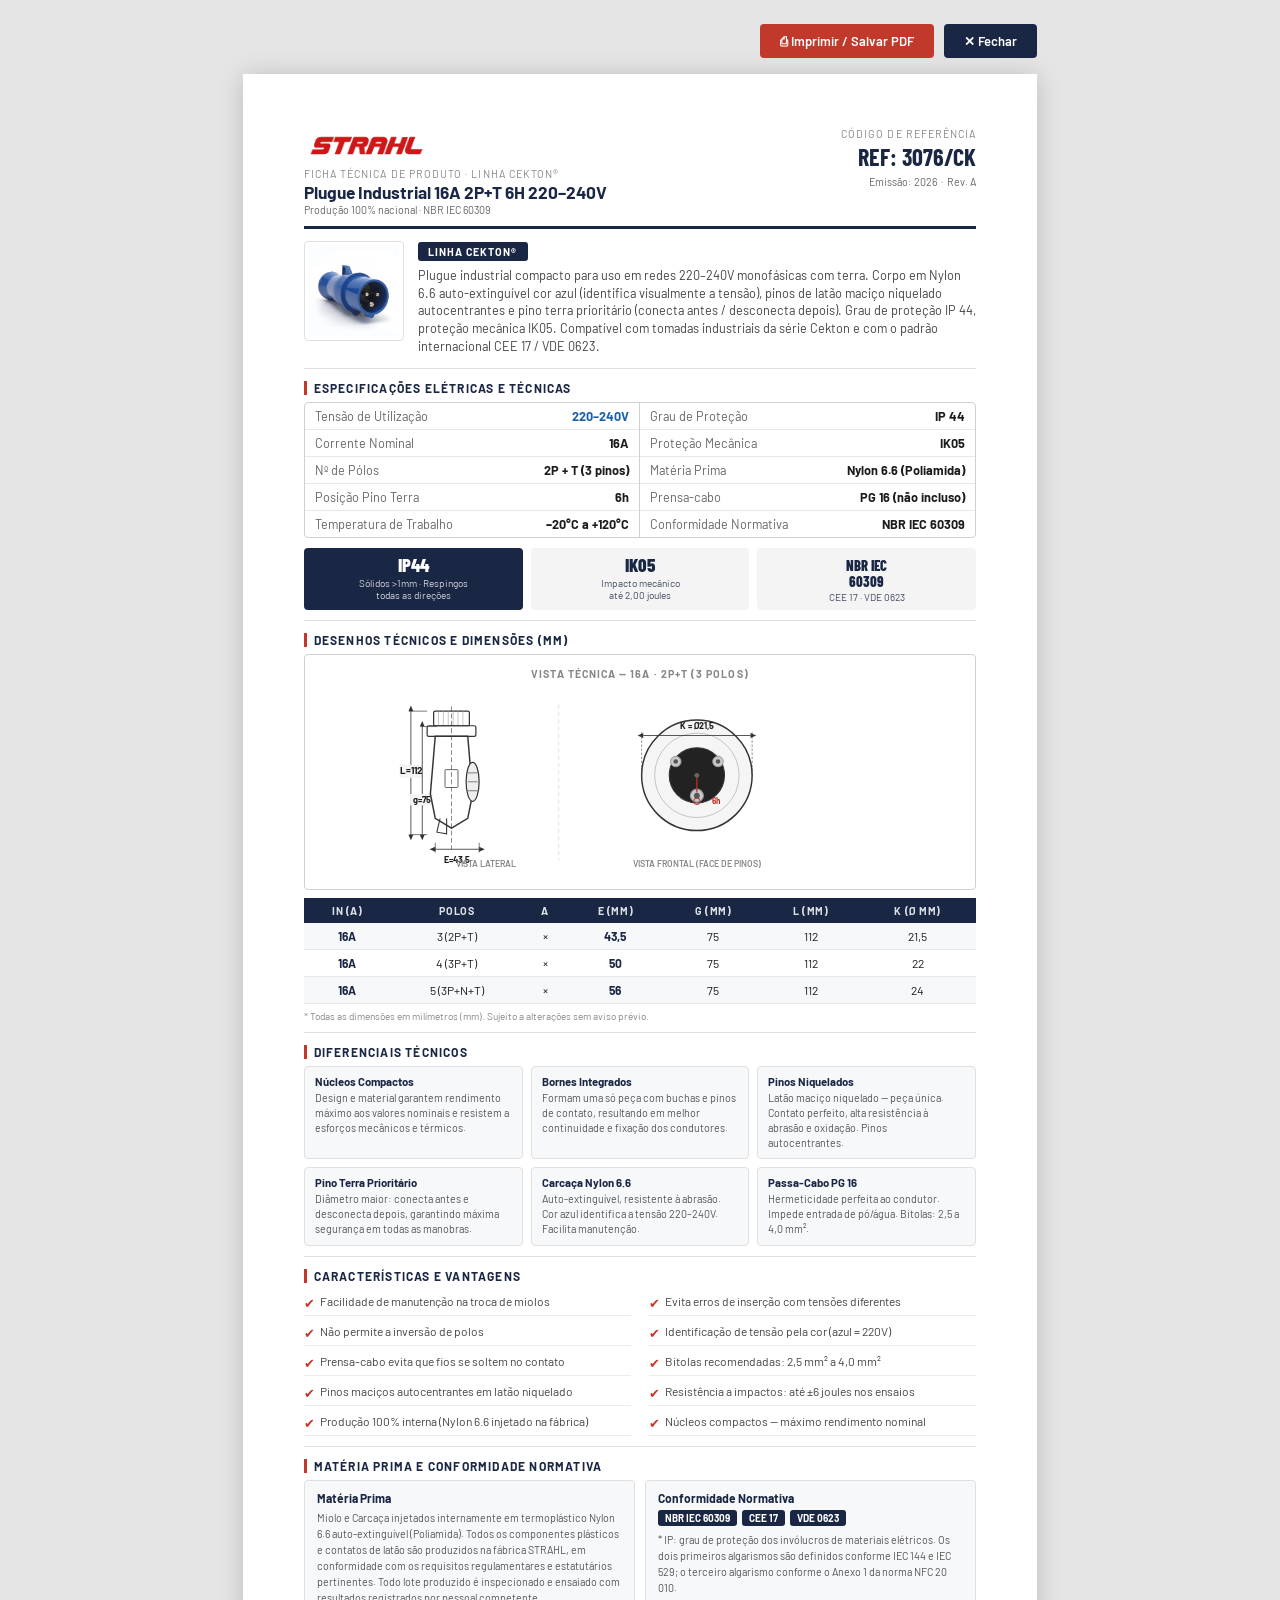
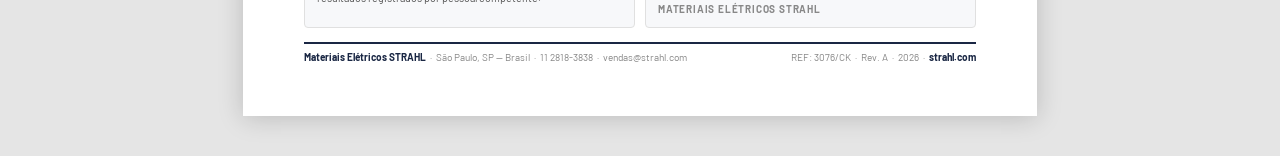
<file: assets/datasheet-3076ck-print.html>
<!DOCTYPE html>
<html lang="pt-BR">
<head>
  <meta charset="UTF-8">
  <meta name="viewport" content="width=device-width, initial-scale=1.0">
  <title>Ficha Técnica — 3076/CK · STRAHL</title>
  <link rel="preconnect" href="https://fonts.googleapis.com">
  <link rel="preconnect" href="https://fonts.gstatic.com" crossorigin>
  <link href="https://fonts.googleapis.com/css2?family=Barlow:wght@400;500;600;700&family=Barlow+Condensed:wght@700;800&display=swap" rel="stylesheet">
  <style>
    /* ── Reset & base ── */
    *, *::before, *::after { box-sizing: border-box; margin: 0; padding: 0; }

    body {
      font-family: 'Barlow', sans-serif;
      font-size: 11pt;
      color: #1b1c1c;
      background: #fff;
    }

    /* ── Print setup ── */
    @page {
      size: A4 portrait;
      margin: 14mm 16mm 14mm 16mm;
    }

    @media print {
      .no-print { display: none !important; }
      body { font-size: 9.5pt; }
      a { text-decoration: none; color: inherit; }
      .page-break { page-break-before: always; }
      .avoid-break { page-break-inside: avoid; }
    }

    /* ── Screen wrapper ── */
    @media screen {
      body { background: #e5e5e5; padding: 24px 0 40px; }
      .sheet {
        width: 210mm;
        min-height: 297mm;
        background: #fff;
        margin: 0 auto;
        padding: 14mm 16mm;
        box-shadow: 0 2px 24px rgba(0,0,0,.18);
      }
    }

    /* ── Print button (screen only) ── */
    .print-bar {
      width: 210mm;
      margin: 0 auto 16px;
      display: flex;
      justify-content: flex-end;
      gap: 10px;
    }
    .btn-print {
      background: #c0392b;
      color: #fff;
      border: none;
      padding: 9px 20px;
      font-family: 'Barlow', sans-serif;
      font-size: 13px;
      font-weight: 600;
      border-radius: 4px;
      cursor: pointer;
      display: flex;
      align-items: center;
      gap: 6px;
    }
    .btn-print:hover { background: #a93226; }

    /* ── Header ── */
    .ds-header {
      display: flex;
      justify-content: space-between;
      align-items: flex-start;
      border-bottom: 3px solid #1a2744;
      padding-bottom: 10px;
      margin-bottom: 10px;
    }
    .ds-header-logo {
      font-family: 'Barlow Condensed', sans-serif;
      font-size: 26pt;
      font-weight: 800;
      color: #1a2744;
      letter-spacing: -.02em;
      line-height: 1;
    }
    .ds-header-logo span { color: #c0392b; }
    .ds-header-right { text-align: right; }
    .ds-header-tag {
      font-size: 8pt;
      text-transform: uppercase;
      letter-spacing: .1em;
      color: #888;
      margin-bottom: 2px;
    }
    .ds-header-ref {
      font-size: 18pt;
      font-weight: 700;
      color: #1a2744;
      font-family: 'Barlow Condensed', sans-serif;
    }
    .ds-header-title {
      font-size: 13pt;
      font-weight: 700;
      color: #1a2744;
      margin-top: 2px;
    }
    .ds-header-sub {
      font-size: 8pt;
      color: #666;
      margin-top: 1px;
    }

    /* ── Product intro row ── */
    .intro-row {
      display: grid;
      grid-template-columns: 100px 1fr;
      gap: 14px;
      margin: 12px 0;
      align-items: start;
    }
    .intro-img {
      width: 100px;
      height: 100px;
      object-fit: contain;
      border: 1px solid #e0e0e0;
      border-radius: 4px;
      padding: 4px;
    }
    .intro-content {}
    .linha-badge-print {
      display: inline-block;
      background: #1a2744;
      color: #fff;
      font-size: 8pt;
      font-weight: 700;
      text-transform: uppercase;
      letter-spacing: .1em;
      padding: 3px 10px;
      border-radius: 3px;
      margin-bottom: 6px;
    }
    .intro-desc {
      font-size: 9.5pt;
      color: #444;
      line-height: 1.4;
    }

    /* ── Section title ── */
    .section-title {
      font-size: 9pt;
      font-weight: 700;
      text-transform: uppercase;
      letter-spacing: .1em;
      color: #1a2744;
      border-left: 3px solid #c0392b;
      padding-left: 7px;
      margin: 12px 0 7px;
    }

    /* ── Two-column specs grid ── */
    .specs-grid {
      display: grid;
      grid-template-columns: 1fr 1fr;
      gap: 0;
      border: 1px solid #d0d0d0;
      border-radius: 4px;
      overflow: hidden;
      margin-bottom: 10px;
    }
    .specs-col { }
    .specs-col:first-child { border-right: 1px solid #d0d0d0; }
    .spec-row {
      display: flex;
      justify-content: space-between;
      align-items: center;
      padding: 5px 10px;
      border-bottom: 1px solid #e8e8e8;
      font-size: 9.5pt;
    }
    .specs-col:last-child .spec-row:last-child,
    .specs-col:first-child .spec-row:last-child { border-bottom: none; }
    .spec-label { color: #666; }
    .spec-val { font-weight: 700; color: #1b1c1c; }
    .spec-val.blue { color: #1a5faa; }

    /* ── Protection badges ── */
    .prot-row {
      display: flex;
      gap: 8px;
      margin-bottom: 10px;
    }
    .prot-badge {
      flex: 1;
      background: #1a2744;
      color: #fff;
      border-radius: 4px;
      padding: 7px 10px;
      text-align: center;
    }
    .prot-badge.light { background: #f4f4f4; color: #1a2744; }
    .pb-level { font-size: 14pt; font-weight: 800; font-family: 'Barlow Condensed', sans-serif; line-height: 1.1; }
    .pb-desc { font-size: 7.5pt; margin-top: 2px; opacity: .8; }

    /* ── Features grid ── */
    .features-grid {
      display: grid;
      grid-template-columns: 1fr 1fr;
      gap: 4px 18px;
      margin-bottom: 10px;
    }
    .feature-item {
      display: flex;
      align-items: flex-start;
      gap: 5px;
      font-size: 9pt;
      color: #444;
      padding: 4px 0;
      border-bottom: 1px solid #ececec;
    }
    .feature-check {
      color: #c0392b;
      font-size: 10pt;
      flex-shrink: 0;
      margin-top: 1px;
    }

    /* ── Differentials ── */
    .diff-grid {
      display: grid;
      grid-template-columns: 1fr 1fr 1fr;
      gap: 8px;
      margin-bottom: 10px;
    }
    .diff-item {
      background: #f7f8fa;
      border: 1px solid #e0e0e0;
      border-radius: 4px;
      padding: 8px 10px;
    }
    .diff-title {
      font-size: 8.5pt;
      font-weight: 700;
      color: #1a2744;
      margin-bottom: 3px;
    }
    .diff-desc { font-size: 8pt; color: #555; line-height: 1.4; }

    /* ── SVG drawing ── */
    .drawing-box {
      border: 1px solid #d0d0d0;
      border-radius: 4px;
      padding: 12px;
      margin-bottom: 8px;
      background: #fff;
    }
    .drawing-label {
      font-size: 8pt;
      font-weight: 700;
      text-transform: uppercase;
      letter-spacing: .1em;
      color: #888;
      text-align: center;
      margin-bottom: 10px;
    }

    /* ── Dims table ── */
    table.dims {
      width: 100%;
      border-collapse: collapse;
      font-size: 9pt;
      margin-bottom: 6px;
    }
    table.dims thead tr { background: #1a2744; }
    table.dims thead th {
      padding: 6px 8px;
      color: rgba(255,255,255,.85);
      font-size: 8pt;
      text-transform: uppercase;
      letter-spacing: .05em;
      text-align: center;
    }
    table.dims tbody tr:nth-child(odd) { background: #f7f8fa; }
    table.dims tbody td {
      padding: 6px 8px;
      text-align: center;
      border-bottom: 1px solid #e8e8e8;
      font-size: 9pt;
    }
    table.dims tbody td.highlight { font-weight: 700; color: #1a2744; }

    /* ── Obs / conformidade ── */
    .obs-grid {
      display: grid;
      grid-template-columns: 1fr 1fr;
      gap: 10px;
      margin-bottom: 10px;
    }
    .obs-box {
      background: #f7f8fa;
      border: 1px solid #e0e0e0;
      border-radius: 4px;
      padding: 10px 12px;
    }
    .obs-box h4 { font-size: 9pt; font-weight: 700; color: #1a2744; margin-bottom: 5px; }
    .obs-box p { font-size: 8pt; color: #555; line-height: 1.5; }
    .norm-badges { display: flex; gap: 5px; flex-wrap: wrap; margin-bottom: 6px; }
    .norm-badge {
      background: #1a2744;
      color: #fff;
      font-size: 7.5pt;
      font-weight: 700;
      padding: 2px 7px;
      border-radius: 3px;
    }

    /* ── Footer ── */
    .ds-footer {
      border-top: 2px solid #1a2744;
      padding-top: 7px;
      margin-top: 14px;
      display: flex;
      justify-content: space-between;
      align-items: center;
      font-size: 7.5pt;
      color: #888;
    }
    .ds-footer strong { color: #1a2744; }

    hr.divider {
      border: none;
      border-top: 1px solid #e0e0e0;
      margin: 10px 0;
    }
  </style>
</head>
<body>

  <!-- Print / Screen bar -->
  <div class="print-bar no-print">
    <button class="btn-print" onclick="window.print()">
      &#x2399; Imprimir / Salvar PDF
    </button>
    <button class="btn-print" style="background:#1a2744" onclick="window.close()">
      ✕ Fechar
    </button>
  </div>

  <div class="sheet">

    <!-- ── CABEÇALHO ── -->
    <div class="ds-header avoid-break">
      <div>
        <img src="images/logo_strahl.png" alt="STRAHL" style="height:38px;display:block;margin-bottom:2px">
        <div class="ds-header-tag">Ficha Técnica de Produto · Linha Cekton®</div>
        <div class="ds-header-title">Plugue Industrial 16A 2P+T 6H 220–240V</div>
        <div class="ds-header-sub">Produção 100% nacional · NBR IEC 60309</div>
      </div>
      <div class="ds-header-right">
        <div class="ds-header-tag">Código de Referência</div>
        <div class="ds-header-ref">REF: 3076/CK</div>
        <div class="ds-header-sub" style="margin-top:4px">Emissão: 2026 &nbsp;·&nbsp; Rev. A</div>
      </div>
    </div>

    <!-- ── INTRO ── -->
    <div class="intro-row avoid-break">
      <img class="intro-img" src="images/produto_3076ck_principal.jpg" alt="Plugue 3076/CK">
      <div class="intro-content">
        <div class="linha-badge-print">Linha CEKTON®</div>
        <p class="intro-desc">
          Plugue industrial compacto para uso em redes 220–240V monofásicas com terra. Corpo em Nylon 6.6 auto-extinguível cor azul (identifica visualmente a tensão), pinos de latão maciço niquelado autocentrantes e pino terra prioritário (conecta antes / desconecta depois). Grau de proteção IP 44, proteção mecânica IK05. Compatível com tomadas industriais da série Cekton e com o padrão internacional CEE 17 / VDE 0623.
        </p>
      </div>
    </div>

    <hr class="divider">

    <!-- ── ESPECIFICAÇÕES ELÉTRICAS ── -->
    <div class="section-title">Especificações Elétricas e Técnicas</div>
    <div class="specs-grid avoid-break">
      <div class="specs-col">
        <div class="spec-row"><span class="spec-label">Tensão de Utilização</span><span class="spec-val blue">220–240V</span></div>
        <div class="spec-row"><span class="spec-label">Corrente Nominal</span><span class="spec-val">16A</span></div>
        <div class="spec-row"><span class="spec-label">Nº de Pólos</span><span class="spec-val">2P + T (3 pinos)</span></div>
        <div class="spec-row"><span class="spec-label">Posição Pino Terra</span><span class="spec-val">6h</span></div>
        <div class="spec-row"><span class="spec-label">Temperatura de Trabalho</span><span class="spec-val">−20°C a +120°C</span></div>
      </div>
      <div class="specs-col">
        <div class="spec-row"><span class="spec-label">Grau de Proteção</span><span class="spec-val">IP 44</span></div>
        <div class="spec-row"><span class="spec-label">Proteção Mecânica</span><span class="spec-val">IK05</span></div>
        <div class="spec-row"><span class="spec-label">Matéria Prima</span><span class="spec-val">Nylon 6.6 (Poliamida)</span></div>
        <div class="spec-row"><span class="spec-label">Prensa-cabo</span><span class="spec-val">PG 16 (não incluso)</span></div>
        <div class="spec-row"><span class="spec-label">Conformidade Normativa</span><span class="spec-val">NBR IEC 60309</span></div>
      </div>
    </div>

    <div class="prot-row avoid-break">
      <div class="prot-badge">
        <div class="pb-level">IP44</div>
        <div class="pb-desc">Sólidos &gt;1mm · Respingos<br>todas as direções</div>
      </div>
      <div class="prot-badge light">
        <div class="pb-level">IK05</div>
        <div class="pb-desc">Impacto mecânico<br>até 2,00 joules</div>
      </div>
      <div class="prot-badge light">
        <div class="pb-level" style="font-size:11pt;padding-top:2px">NBR IEC<br>60309</div>
        <div class="pb-desc">CEE 17 · VDE 0623</div>
      </div>
    </div>

    <hr class="divider">

    <!-- ── DESENHOS TÉCNICOS ── -->
    <div class="section-title">Desenhos Técnicos e Dimensões (mm)</div>
    <div class="drawing-box avoid-break">
      <div class="drawing-label">Vista Técnica — 16A · 2P+T (3 Polos)</div>
      <svg viewBox="0 0 640 230" xmlns="http://www.w3.org/2000/svg" style="width:100%;max-width:520px;display:block;margin:0 auto" font-family="Barlow,sans-serif">
        <!-- SIDE VIEW -->
        <line x1="38" y1="26" x2="38" y2="178" stroke="#333" stroke-width="1"/>
        <polygon points="35,26 41,26 38,19" fill="#333"/>
        <polygon points="35,178 41,178 38,185" fill="#333"/>
        <line x1="36" y1="26" x2="58" y2="26" stroke="#333" stroke-width=".8"/>
        <line x1="36" y1="178" x2="58" y2="178" stroke="#333" stroke-width=".8"/>
        <rect x="24" y="92" width="28" height="16" fill="#f4f4f4"/>
        <text x="38" y="103" text-anchor="middle" font-size="12" font-weight="700" fill="#1b1c1c">L=112</text>
        <line x1="52" y1="45" x2="52" y2="178" stroke="#333" stroke-width="1"/>
        <polygon points="49,45 55,45 52,38" fill="#333"/>
        <polygon points="49,178 55,178 52,185" fill="#333"/>
        <line x1="50" y1="45" x2="70" y2="45" stroke="#333" stroke-width=".8"/>
        <rect x="37" y="128" width="28" height="14" fill="#f4f4f4"/>
        <text x="52" y="139" text-anchor="middle" font-size="11" font-weight="700" fill="#1b1c1c">g=75</text>
        <rect x="66" y="26" width="44" height="18" rx="2" fill="none" stroke="#333" stroke-width="1.5"/>
        <line x1="72" y1="26" x2="72" y2="44" stroke="#aaa" stroke-width=".8"/>
        <line x1="78" y1="26" x2="78" y2="44" stroke="#aaa" stroke-width=".8"/>
        <line x1="84" y1="26" x2="84" y2="44" stroke="#aaa" stroke-width=".8"/>
        <line x1="90" y1="26" x2="90" y2="44" stroke="#aaa" stroke-width=".8"/>
        <line x1="96" y1="26" x2="96" y2="44" stroke="#aaa" stroke-width=".8"/>
        <line x1="102" y1="26" x2="102" y2="44" stroke="#aaa" stroke-width=".8"/>
        <rect x="58" y="44" width="60" height="13" rx="2" fill="none" stroke="#333" stroke-width="1.5"/>
        <path d="M68,57 L62,128 L68,158 L88,170 L108,158 L114,128 L108,57 Z" fill="none" stroke="#333" stroke-width="1.8"/>
        <line x1="88" y1="20" x2="88" y2="196" stroke="#333" stroke-width=".7" stroke-dasharray="6,3"/>
        <rect x="80" y="98" width="16" height="22" rx="1" fill="none" stroke="#555" stroke-width="1.1"/>
        <path d="M74,158 L70,175 L82,177 L82,158" fill="none" stroke="#333" stroke-width="1.3"/>
        <ellipse cx="114" cy="113" rx="8" ry="24" fill="#eee" stroke="#333" stroke-width="1.5"/>
        <line x1="108" y1="102" x2="120" y2="102" stroke="#555" stroke-width=".9"/>
        <line x1="108" y1="113" x2="120" y2="113" stroke="#555" stroke-width=".9"/>
        <line x1="108" y1="124" x2="120" y2="124" stroke="#555" stroke-width=".9"/>
        <line x1="68" y1="196" x2="122" y2="196" stroke="#333" stroke-width="1"/>
        <polygon points="68,193 68,199 61,196" fill="#333"/>
        <polygon points="122,193 122,199 129,196" fill="#333"/>
        <line x1="68" y1="188" x2="68" y2="200" stroke="#333" stroke-width=".8"/>
        <line x1="122" y1="188" x2="122" y2="200" stroke="#333" stroke-width=".8"/>
        <text x="95" y="213" text-anchor="middle" font-size="11" font-weight="700" fill="#1b1c1c">E=43,5</text>
        <!-- FRONT VIEW -->
        <circle cx="390" cy="105" r="68" fill="#f5f5f5" stroke="#333" stroke-width="1.8"/>
        <circle cx="390" cy="105" r="52" fill="none" stroke="#bbb" stroke-width="1"/>
        <circle cx="390" cy="105" r="34" fill="#222" stroke="#333" stroke-width="1.3"/>
        <line x1="322" y1="105" x2="322" y2="52" stroke="#555" stroke-width=".8" stroke-dasharray="3,2"/>
        <line x1="458" y1="105" x2="458" y2="52" stroke="#555" stroke-width=".8" stroke-dasharray="3,2"/>
        <line x1="324" y1="56" x2="456" y2="56" stroke="#333" stroke-width="1"/>
        <polygon points="324,53 324,59 317,56" fill="#333"/>
        <polygon points="456,53 456,59 463,56" fill="#333"/>
        <text x="390" y="48" text-anchor="middle" font-size="11" font-weight="700" fill="#1b1c1c">K = Ø21,5</text>
        <circle cx="390" cy="130" r="8" fill="#c8c8c8" stroke="#999" stroke-width="1.3"/>
        <circle cx="390" cy="130" r="3.5" fill="#555"/>
        <circle cx="364" cy="88" r="6.5" fill="#c8c8c8" stroke="#999" stroke-width="1.2"/>
        <circle cx="364" cy="88" r="2.8" fill="#555"/>
        <circle cx="416" cy="88" r="6.5" fill="#c8c8c8" stroke="#999" stroke-width="1.2"/>
        <circle cx="416" cy="88" r="2.8" fill="#555"/>
        <line x1="390" y1="105" x2="390" y2="126" stroke="#c23020" stroke-width="1.5"/>
        <circle cx="390" cy="137" r="4" fill="none" stroke="#c23020" stroke-width="1.2"/>
        <text x="408" y="140" font-size="10" fill="#c23020" font-weight="700">6h</text>
        <circle cx="390" cy="105" r="3" fill="#666"/>
        <line x1="220" y1="18" x2="220" y2="210" stroke="#ddd" stroke-width="1" stroke-dasharray="5,4"/>
        <text x="130" y="218" text-anchor="middle" font-size="11" fill="#888" font-weight="600">VISTA LATERAL</text>
        <text x="390" y="218" text-anchor="middle" font-size="11" fill="#888" font-weight="600">VISTA FRONTAL (FACE DE PINOS)</text>
      </svg>
    </div>

    <table class="dims avoid-break">
      <thead>
        <tr>
          <th>IN (A)</th>
          <th>Polos</th>
          <th>A</th>
          <th>E (mm)</th>
          <th>G (mm)</th>
          <th>L (mm)</th>
          <th>K (Ø mm)</th>
        </tr>
      </thead>
      <tbody>
        <tr>
          <td class="highlight">16A</td>
          <td>3 (2P+T)</td>
          <td>×</td>
          <td class="highlight">43,5</td>
          <td>75</td>
          <td>112</td>
          <td>21,5</td>
        </tr>
        <tr>
          <td class="highlight">16A</td>
          <td>4 (3P+T)</td>
          <td>×</td>
          <td class="highlight">50</td>
          <td>75</td>
          <td>112</td>
          <td>22</td>
        </tr>
        <tr>
          <td class="highlight">16A</td>
          <td>5 (3P+N+T)</td>
          <td>×</td>
          <td class="highlight">56</td>
          <td>75</td>
          <td>112</td>
          <td>24</td>
        </tr>
      </tbody>
    </table>
    <p style="font-size:7.5pt;color:#888;margin-bottom:8px">* Todas as dimensões em milímetros (mm). Sujeito a alterações sem aviso prévio.</p>

    <hr class="divider">

    <!-- ── DIFERENCIAIS TÉCNICOS ── -->
    <div class="section-title">Diferenciais Técnicos</div>
    <div class="diff-grid avoid-break">
      <div class="diff-item">
        <div class="diff-title">Núcleos Compactos</div>
        <p class="diff-desc">Design e material garantem rendimento máximo aos valores nominais e resistem a esforços mecânicos e térmicos.</p>
      </div>
      <div class="diff-item">
        <div class="diff-title">Bornes Integrados</div>
        <p class="diff-desc">Formam uma só peça com buchas e pinos de contato, resultando em melhor continuidade e fixação dos condutores.</p>
      </div>
      <div class="diff-item">
        <div class="diff-title">Pinos Niquelados</div>
        <p class="diff-desc">Latão maciço niquelado — peça única. Contato perfeito, alta resistência à abrasão e oxidação. Pinos autocentrantes.</p>
      </div>
      <div class="diff-item">
        <div class="diff-title">Pino Terra Prioritário</div>
        <p class="diff-desc">Diâmetro maior: conecta antes e desconecta depois, garantindo máxima segurança em todas as manobras.</p>
      </div>
      <div class="diff-item">
        <div class="diff-title">Carcaça Nylon 6.6</div>
        <p class="diff-desc">Auto-extinguível, resistente à abrasão. Cor azul identifica a tensão 220–240V. Facilita manutenção.</p>
      </div>
      <div class="diff-item">
        <div class="diff-title">Passa-Cabo PG 16</div>
        <p class="diff-desc">Hermeticidade perfeita ao condutor. Impede entrada de pó/água. Bitolas: 2,5 a 4,0 mm².</p>
      </div>
    </div>

    <hr class="divider">

    <!-- ── CARACTERÍSTICAS ── -->
    <div class="section-title">Características e Vantagens</div>
    <div class="features-grid avoid-break">
      <div class="feature-item"><span class="feature-check">✔</span> Facilidade de manutenção na troca de miolos</div>
      <div class="feature-item"><span class="feature-check">✔</span> Evita erros de inserção com tensões diferentes</div>
      <div class="feature-item"><span class="feature-check">✔</span> Não permite a inversão de polos</div>
      <div class="feature-item"><span class="feature-check">✔</span> Identificação de tensão pela cor (azul = 220V)</div>
      <div class="feature-item"><span class="feature-check">✔</span> Prensa-cabo evita que fios se soltem no contato</div>
      <div class="feature-item"><span class="feature-check">✔</span> Bitolas recomendadas: 2,5 mm² a 4,0 mm²</div>
      <div class="feature-item"><span class="feature-check">✔</span> Pinos maciços autocentrantes em latão niquelado</div>
      <div class="feature-item"><span class="feature-check">✔</span> Resistência a impactos: até ±6 joules nos ensaios</div>
      <div class="feature-item"><span class="feature-check">✔</span> Produção 100% interna (Nylon 6.6 injetado na fábrica)</div>
      <div class="feature-item"><span class="feature-check">✔</span> Núcleos compactos — máximo rendimento nominal</div>
    </div>

    <hr class="divider">

    <!-- ── CONFORMIDADE ── -->
    <div class="section-title">Matéria Prima e Conformidade Normativa</div>
    <div class="obs-grid avoid-break">
      <div class="obs-box">
        <h4>Matéria Prima</h4>
        <p>Miolo e Carcaça injetados internamente em termoplástico Nylon 6.6 auto-extinguível (Poliamida). Todos os componentes plásticos e contatos de latão são produzidos na fábrica STRAHL, em conformidade com os requisitos regulamentares e estatutários pertinentes. Todo lote produzido é inspecionado e ensaiado com resultados registrados por pessoal competente.</p>
      </div>
      <div class="obs-box">
        <h4>Conformidade Normativa</h4>
        <div class="norm-badges">
          <span class="norm-badge">NBR IEC 60309</span>
          <span class="norm-badge">CEE 17</span>
          <span class="norm-badge">VDE 0623</span>
        </div>
        <p>* IP: grau de proteção dos invólucros de materiais elétricos. Os dois primeiros algarismos são definidos conforme IEC 144 e IEC 529; o terceiro algarismo conforme o Anexo 1 da norma NFC 20 010.</p>
        <p style="margin-top:6px;font-size:7.5pt;font-weight:700;text-transform:uppercase;letter-spacing:.08em;color:#888">Materiais Elétricos STRAHL</p>
      </div>
    </div>

    <!-- ── RODAPÉ ── -->
    <div class="ds-footer">
      <div>
        <strong>Materiais Elétricos STRAHL</strong> &nbsp;·&nbsp;
        São Paulo, SP — Brasil &nbsp;·&nbsp;
        11 2818-3838 &nbsp;·&nbsp; vendas@strahl.com
      </div>
      <div>
        REF: 3076/CK &nbsp;·&nbsp; Rev. A &nbsp;·&nbsp; 2026 &nbsp;·&nbsp;
        <strong>strahl.com</strong>
      </div>
    </div>

  </div><!-- /sheet -->

  <script>
    // Auto-open print dialog when accessed directly (optional — remove if not desired)
    // window.addEventListener('load', function() { window.print(); });
  </script>
</body>
</html>
</file>
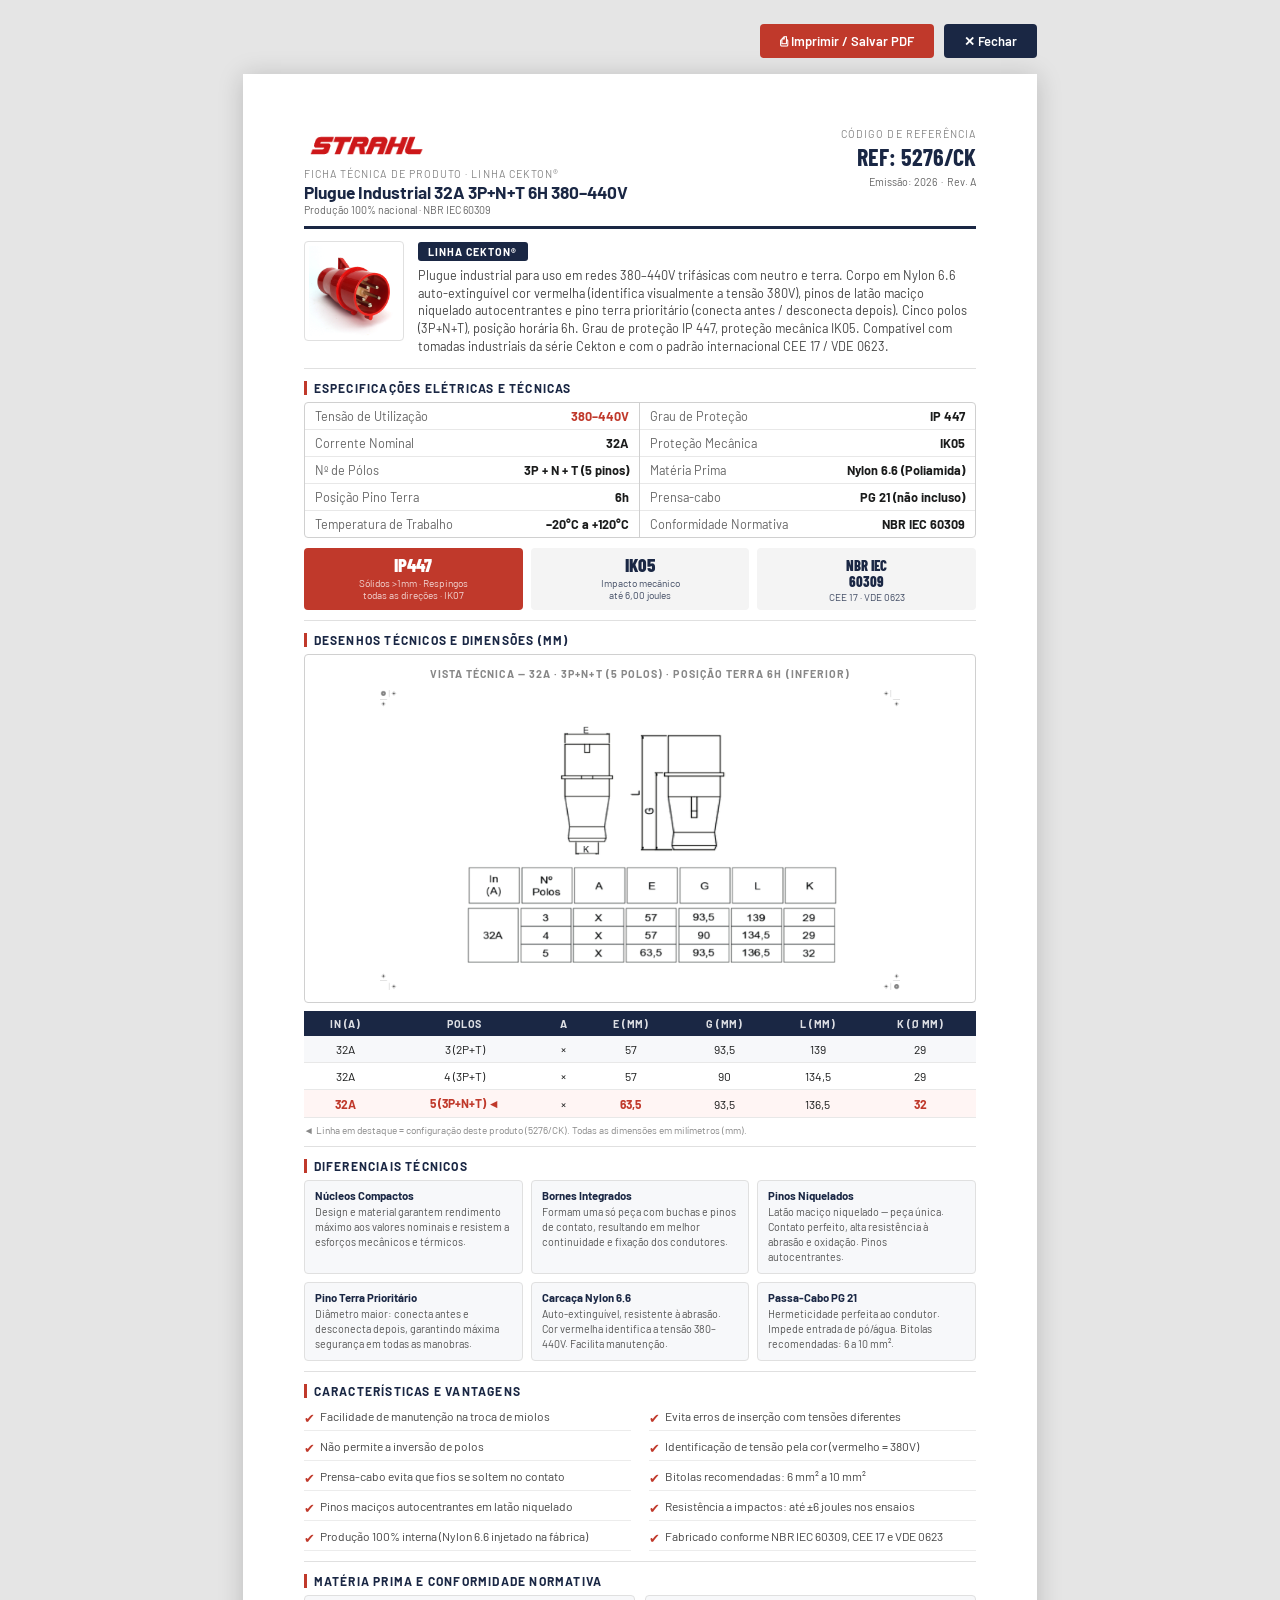
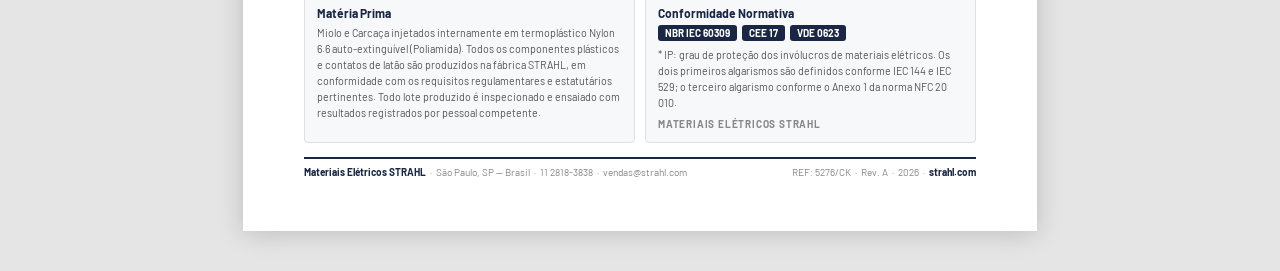
<file: assets/datasheets/datasheet-5276ck-print.html>
<!DOCTYPE html>
<html lang="pt-BR">
<head>
  <meta charset="UTF-8">
  <meta name="viewport" content="width=device-width, initial-scale=1.0">
  <title>Ficha Técnica — 5276/CK · STRAHL</title>
  <link rel="preconnect" href="https://fonts.googleapis.com">
  <link rel="preconnect" href="https://fonts.gstatic.com" crossorigin>
  <link href="https://fonts.googleapis.com/css2?family=Barlow:wght@400;500;600;700&family=Barlow+Condensed:wght@700;800&display=swap" rel="stylesheet">
  <style>
    /* ── Reset & base ── */
    *, *::before, *::after { box-sizing: border-box; margin: 0; padding: 0; }

    body {
      font-family: 'Barlow', sans-serif;
      font-size: 11pt;
      color: #1b1c1c;
      background: #fff;
    }

    /* ── Print setup ── */
    @page {
      size: A4 portrait;
      margin: 14mm 16mm 14mm 16mm;
    }

    @media print {
      .no-print { display: none !important; }
      body { font-size: 9.5pt; }
      a { text-decoration: none; color: inherit; }
      .page-break { page-break-before: always; }
      .avoid-break { page-break-inside: avoid; }
    }

    /* ── Screen wrapper ── */
    @media screen {
      body { background: #e5e5e5; padding: 24px 0 40px; }
      .sheet {
        width: 210mm;
        min-height: 297mm;
        background: #fff;
        margin: 0 auto;
        padding: 14mm 16mm;
        box-shadow: 0 2px 24px rgba(0,0,0,.18);
      }
    }

    /* ── Print button (screen only) ── */
    .print-bar {
      width: 210mm;
      margin: 0 auto 16px;
      display: flex;
      justify-content: flex-end;
      gap: 10px;
    }
    .btn-print {
      background: #c0392b;
      color: #fff;
      border: none;
      padding: 9px 20px;
      font-family: 'Barlow', sans-serif;
      font-size: 13px;
      font-weight: 600;
      border-radius: 4px;
      cursor: pointer;
      display: flex;
      align-items: center;
      gap: 6px;
    }
    .btn-print:hover { background: #a93226; }

    /* ── Header ── */
    .ds-header {
      display: flex;
      justify-content: space-between;
      align-items: flex-start;
      border-bottom: 3px solid #1a2744;
      padding-bottom: 10px;
      margin-bottom: 10px;
    }
    .ds-header-right { text-align: right; }
    .ds-header-tag {
      font-size: 8pt;
      text-transform: uppercase;
      letter-spacing: .1em;
      color: #888;
      margin-bottom: 2px;
    }
    .ds-header-ref {
      font-size: 18pt;
      font-weight: 700;
      color: #1a2744;
      font-family: 'Barlow Condensed', sans-serif;
    }
    .ds-header-title {
      font-size: 13pt;
      font-weight: 700;
      color: #1a2744;
      margin-top: 2px;
    }
    .ds-header-sub {
      font-size: 8pt;
      color: #666;
      margin-top: 1px;
    }

    /* ── Product intro row ── */
    .intro-row {
      display: grid;
      grid-template-columns: 100px 1fr;
      gap: 14px;
      margin: 12px 0;
      align-items: start;
    }
    .intro-img {
      width: 100px;
      height: 100px;
      object-fit: contain;
      border: 1px solid #e0e0e0;
      border-radius: 4px;
      padding: 4px;
    }
    .linha-badge-print {
      display: inline-block;
      background: #1a2744;
      color: #fff;
      font-size: 8pt;
      font-weight: 700;
      text-transform: uppercase;
      letter-spacing: .1em;
      padding: 3px 10px;
      border-radius: 3px;
      margin-bottom: 6px;
    }
    .intro-desc {
      font-size: 9.5pt;
      color: #444;
      line-height: 1.4;
    }

    /* ── Section title ── */
    .section-title {
      font-size: 9pt;
      font-weight: 700;
      text-transform: uppercase;
      letter-spacing: .1em;
      color: #1a2744;
      border-left: 3px solid #c0392b;
      padding-left: 7px;
      margin: 12px 0 7px;
    }

    /* ── Two-column specs grid ── */
    .specs-grid {
      display: grid;
      grid-template-columns: 1fr 1fr;
      gap: 0;
      border: 1px solid #d0d0d0;
      border-radius: 4px;
      overflow: hidden;
      margin-bottom: 10px;
    }
    .specs-col:first-child { border-right: 1px solid #d0d0d0; }
    .spec-row {
      display: flex;
      justify-content: space-between;
      align-items: center;
      padding: 5px 10px;
      border-bottom: 1px solid #e8e8e8;
      font-size: 9.5pt;
    }
    .specs-col:last-child .spec-row:last-child,
    .specs-col:first-child .spec-row:last-child { border-bottom: none; }
    .spec-label { color: #666; }
    .spec-val { font-weight: 700; color: #1b1c1c; }
    .spec-val.red { color: #c0392b; }

    /* ── Protection badges ── */
    .prot-row {
      display: flex;
      gap: 8px;
      margin-bottom: 10px;
    }
    .prot-badge {
      flex: 1;
      background: #c0392b;
      color: #fff;
      border-radius: 4px;
      padding: 7px 10px;
      text-align: center;
    }
    .prot-badge.light { background: #f4f4f4; color: #1a2744; }
    .pb-level { font-size: 14pt; font-weight: 800; font-family: 'Barlow Condensed', sans-serif; line-height: 1.1; }
    .pb-desc { font-size: 7.5pt; margin-top: 2px; opacity: .8; }

    /* ── Features grid ── */
    .features-grid {
      display: grid;
      grid-template-columns: 1fr 1fr;
      gap: 4px 18px;
      margin-bottom: 10px;
    }
    .feature-item {
      display: flex;
      align-items: flex-start;
      gap: 5px;
      font-size: 9pt;
      color: #444;
      padding: 4px 0;
      border-bottom: 1px solid #ececec;
    }
    .feature-check {
      color: #c0392b;
      font-size: 10pt;
      flex-shrink: 0;
      margin-top: 1px;
    }

    /* ── Differentials ── */
    .diff-grid {
      display: grid;
      grid-template-columns: 1fr 1fr 1fr;
      gap: 8px;
      margin-bottom: 10px;
    }
    .diff-item {
      background: #f7f8fa;
      border: 1px solid #e0e0e0;
      border-radius: 4px;
      padding: 8px 10px;
    }
    .diff-title {
      font-size: 8.5pt;
      font-weight: 700;
      color: #1a2744;
      margin-bottom: 3px;
    }
    .diff-desc { font-size: 8pt; color: #555; line-height: 1.4; }

    /* ── SVG drawing ── */
    .drawing-box {
      border: 1px solid #d0d0d0;
      border-radius: 4px;
      padding: 12px;
      margin-bottom: 8px;
      background: #fff;
    }
    .drawing-label {
      font-size: 8pt;
      font-weight: 700;
      text-transform: uppercase;
      letter-spacing: .1em;
      color: #888;
      text-align: center;
      margin-bottom: 10px;
    }

    /* ── Dims table ── */
    table.dims {
      width: 100%;
      border-collapse: collapse;
      font-size: 9pt;
      margin-bottom: 6px;
    }
    table.dims thead tr { background: #1a2744; }
    table.dims thead th {
      padding: 6px 8px;
      color: rgba(255,255,255,.85);
      font-size: 8pt;
      text-transform: uppercase;
      letter-spacing: .05em;
      text-align: center;
    }
    table.dims tbody tr:nth-child(odd) { background: #f7f8fa; }
    table.dims tbody tr.highlight-row { background: #fff5f4; }
    table.dims tbody td {
      padding: 6px 8px;
      text-align: center;
      border-bottom: 1px solid #e8e8e8;
      font-size: 9pt;
    }
    table.dims tbody td.highlight { font-weight: 700; color: #c0392b; }

    /* ── Obs / conformidade ── */
    .obs-grid {
      display: grid;
      grid-template-columns: 1fr 1fr;
      gap: 10px;
      margin-bottom: 10px;
    }
    .obs-box {
      background: #f7f8fa;
      border: 1px solid #e0e0e0;
      border-radius: 4px;
      padding: 10px 12px;
    }
    .obs-box h4 { font-size: 9pt; font-weight: 700; color: #1a2744; margin-bottom: 5px; }
    .obs-box p { font-size: 8pt; color: #555; line-height: 1.5; }
    .norm-badges { display: flex; gap: 5px; flex-wrap: wrap; margin-bottom: 6px; }
    .norm-badge {
      background: #1a2744;
      color: #fff;
      font-size: 7.5pt;
      font-weight: 700;
      padding: 2px 7px;
      border-radius: 3px;
    }

    /* ── Footer ── */
    .ds-footer {
      border-top: 2px solid #1a2744;
      padding-top: 7px;
      margin-top: 14px;
      display: flex;
      justify-content: space-between;
      align-items: center;
      font-size: 7.5pt;
      color: #888;
    }
    .ds-footer strong { color: #1a2744; }

    hr.divider {
      border: none;
      border-top: 1px solid #e0e0e0;
      margin: 10px 0;
    }
  </style>
</head>
<body>

  <!-- Print / Screen bar -->
  <div class="print-bar no-print">
    <button class="btn-print" onclick="window.print()">
      &#x2399; Imprimir / Salvar PDF
    </button>
    <button class="btn-print" style="background:#1a2744" onclick="window.close()">
      ✕ Fechar
    </button>
  </div>

  <div class="sheet">

    <!-- ── CABEÇALHO ── -->
    <div class="ds-header avoid-break">
      <div>
        <img src="../images/logo_strahl.png" alt="STRAHL" style="height:38px;display:block;margin-bottom:2px">
        <div class="ds-header-tag">Ficha Técnica de Produto · Linha Cekton®</div>
        <div class="ds-header-title">Plugue Industrial 32A 3P+N+T 6H 380&ndash;440V</div>
        <div class="ds-header-sub">Produção 100% nacional · NBR IEC 60309</div>
      </div>
      <div class="ds-header-right">
        <div class="ds-header-tag">Código de Referência</div>
        <div class="ds-header-ref">REF: 5276/CK</div>
        <div class="ds-header-sub" style="margin-top:4px">Emissão: 2026 &nbsp;·&nbsp; Rev. A</div>
      </div>
    </div>

    <!-- ── INTRO ── -->
    <div class="intro-row avoid-break">
      <img class="intro-img" src="../images/cekton/5276zCK/imagem_5276zCK-principal.jpg" alt="Plugue 5276/CK">
      <div class="intro-content">
        <div class="linha-badge-print">Linha CEKTON®</div>
        <p class="intro-desc">
          Plugue industrial para uso em redes 380&ndash;440V trifásicas com neutro e terra. Corpo em Nylon 6.6 auto-extinguível cor vermelha (identifica visualmente a tensão 380V), pinos de latão maciço niquelado autocentrantes e pino terra prioritário (conecta antes / desconecta depois). Cinco polos (3P+N+T), posição horária 6h. Grau de proteção IP 447, proteção mecânica IK05. Compatível com tomadas industriais da série Cekton e com o padrão internacional CEE 17 / VDE 0623.
        </p>
      </div>
    </div>

    <hr class="divider">

    <!-- ── ESPECIFICAÇÕES ELÉTRICAS ── -->
    <div class="section-title">Especificações Elétricas e Técnicas</div>
    <div class="specs-grid avoid-break">
      <div class="specs-col">
        <div class="spec-row"><span class="spec-label">Tensão de Utilização</span><span class="spec-val red">380&ndash;440V</span></div>
        <div class="spec-row"><span class="spec-label">Corrente Nominal</span><span class="spec-val">32A</span></div>
        <div class="spec-row"><span class="spec-label">Nº de Pólos</span><span class="spec-val">3P + N + T (5 pinos)</span></div>
        <div class="spec-row"><span class="spec-label">Posição Pino Terra</span><span class="spec-val">6h</span></div>
        <div class="spec-row"><span class="spec-label">Temperatura de Trabalho</span><span class="spec-val">&minus;20&deg;C a +120&deg;C</span></div>
      </div>
      <div class="specs-col">
        <div class="spec-row"><span class="spec-label">Grau de Proteção</span><span class="spec-val">IP 447</span></div>
        <div class="spec-row"><span class="spec-label">Proteção Mecânica</span><span class="spec-val">IK05</span></div>
        <div class="spec-row"><span class="spec-label">Matéria Prima</span><span class="spec-val">Nylon 6.6 (Poliamida)</span></div>
        <div class="spec-row"><span class="spec-label">Prensa-cabo</span><span class="spec-val">PG 21 (não incluso)</span></div>
        <div class="spec-row"><span class="spec-label">Conformidade Normativa</span><span class="spec-val">NBR IEC 60309</span></div>
      </div>
    </div>

    <div class="prot-row avoid-break">
      <div class="prot-badge">
        <div class="pb-level">IP447</div>
        <div class="pb-desc">Sólidos &gt;1mm · Respingos<br>todas as direções · IK07</div>
      </div>
      <div class="prot-badge light">
        <div class="pb-level">IK05</div>
        <div class="pb-desc">Impacto mecânico<br>até 6,00 joules</div>
      </div>
      <div class="prot-badge light">
        <div class="pb-level" style="font-size:11pt;padding-top:2px">NBR IEC<br>60309</div>
        <div class="pb-desc">CEE 17 · VDE 0623</div>
      </div>
    </div>

    <hr class="divider">

    <!-- ── DESENHOS TÉCNICOS ── -->
    <div class="section-title">Desenhos Técnicos e Dimensões (mm)</div>
    <div class="drawing-box avoid-break">
      <div class="drawing-label">Vista Técnica — 32A · 3P+N+T (5 Polos) · Posição Terra 6h (inferior)</div>
      <img src="../images/cekton/5276zCK/desenho_5276zCK.png" alt="Desenho técnico 5276/CK" style="width:100%;max-width:520px;display:block;margin:0 auto">
    </div>

    <table class="dims avoid-break">
      <thead>
        <tr>
          <th>IN (A)</th>
          <th>Polos</th>
          <th>A</th>
          <th>E (mm)</th>
          <th>G (mm)</th>
          <th>L (mm)</th>
          <th>K (Ø mm)</th>
        </tr>
      </thead>
      <tbody>
        <tr>
          <td>32A</td>
          <td>3 (2P+T)</td>
          <td>&times;</td>
          <td>57</td>
          <td>93,5</td>
          <td>139</td>
          <td>29</td>
        </tr>
        <tr>
          <td>32A</td>
          <td>4 (3P+T)</td>
          <td>&times;</td>
          <td>57</td>
          <td>90</td>
          <td>134,5</td>
          <td>29</td>
        </tr>
        <tr class="highlight-row">
          <td class="highlight">32A</td>
          <td class="highlight">5 (3P+N+T) ◄</td>
          <td>&times;</td>
          <td class="highlight">63,5</td>
          <td>93,5</td>
          <td>136,5</td>
          <td class="highlight">32</td>
        </tr>
      </tbody>
    </table>
    <p style="font-size:7.5pt;color:#888;margin-bottom:8px">◄ Linha em destaque = configuração deste produto (5276/CK). Todas as dimensões em milímetros (mm).</p>

    <hr class="divider">

    <!-- ── DIFERENCIAIS TÉCNICOS ── -->
    <div class="section-title">Diferenciais Técnicos</div>
    <div class="diff-grid avoid-break">
      <div class="diff-item">
        <div class="diff-title">Núcleos Compactos</div>
        <p class="diff-desc">Design e material garantem rendimento máximo aos valores nominais e resistem a esforços mecânicos e térmicos.</p>
      </div>
      <div class="diff-item">
        <div class="diff-title">Bornes Integrados</div>
        <p class="diff-desc">Formam uma só peça com buchas e pinos de contato, resultando em melhor continuidade e fixação dos condutores.</p>
      </div>
      <div class="diff-item">
        <div class="diff-title">Pinos Niquelados</div>
        <p class="diff-desc">Latão maciço niquelado — peça única. Contato perfeito, alta resistência à abrasão e oxidação. Pinos autocentrantes.</p>
      </div>
      <div class="diff-item">
        <div class="diff-title">Pino Terra Prioritário</div>
        <p class="diff-desc">Diâmetro maior: conecta antes e desconecta depois, garantindo máxima segurança em todas as manobras.</p>
      </div>
      <div class="diff-item">
        <div class="diff-title">Carcaça Nylon 6.6</div>
        <p class="diff-desc">Auto-extinguível, resistente à abrasão. Cor vermelha identifica a tensão 380&ndash;440V. Facilita manutenção.</p>
      </div>
      <div class="diff-item">
        <div class="diff-title">Passa-Cabo PG 21</div>
        <p class="diff-desc">Hermeticidade perfeita ao condutor. Impede entrada de pó/água. Bitolas recomendadas: 6 a 10 mm².</p>
      </div>
    </div>

    <hr class="divider">

    <!-- ── CARACTERÍSTICAS ── -->
    <div class="section-title">Características e Vantagens</div>
    <div class="features-grid avoid-break">
      <div class="feature-item"><span class="feature-check">✔</span> Facilidade de manutenção na troca de miolos</div>
      <div class="feature-item"><span class="feature-check">✔</span> Evita erros de inserção com tensões diferentes</div>
      <div class="feature-item"><span class="feature-check">✔</span> Não permite a inversão de polos</div>
      <div class="feature-item"><span class="feature-check">✔</span> Identificação de tensão pela cor (vermelho = 380V)</div>
      <div class="feature-item"><span class="feature-check">✔</span> Prensa-cabo evita que fios se soltem no contato</div>
      <div class="feature-item"><span class="feature-check">✔</span> Bitolas recomendadas: 6 mm² a 10 mm²</div>
      <div class="feature-item"><span class="feature-check">✔</span> Pinos maciços autocentrantes em latão niquelado</div>
      <div class="feature-item"><span class="feature-check">✔</span> Resistência a impactos: até &plusmn;6 joules nos ensaios</div>
      <div class="feature-item"><span class="feature-check">✔</span> Produção 100% interna (Nylon 6.6 injetado na fábrica)</div>
      <div class="feature-item"><span class="feature-check">✔</span> Fabricado conforme NBR IEC 60309, CEE 17 e VDE 0623</div>
    </div>

    <hr class="divider">

    <!-- ── CONFORMIDADE ── -->
    <div class="section-title">Matéria Prima e Conformidade Normativa</div>
    <div class="obs-grid avoid-break">
      <div class="obs-box">
        <h4>Matéria Prima</h4>
        <p>Miolo e Carcaça injetados internamente em termoplástico Nylon 6.6 auto-extinguível (Poliamida). Todos os componentes plásticos e contatos de latão são produzidos na fábrica STRAHL, em conformidade com os requisitos regulamentares e estatutários pertinentes. Todo lote produzido é inspecionado e ensaiado com resultados registrados por pessoal competente.</p>
      </div>
      <div class="obs-box">
        <h4>Conformidade Normativa</h4>
        <div class="norm-badges">
          <span class="norm-badge">NBR IEC 60309</span>
          <span class="norm-badge">CEE 17</span>
          <span class="norm-badge">VDE 0623</span>
        </div>
        <p>* IP: grau de proteção dos invólucros de materiais elétricos. Os dois primeiros algarismos são definidos conforme IEC 144 e IEC 529; o terceiro algarismo conforme o Anexo 1 da norma NFC 20 010.</p>
        <p style="margin-top:6px;font-size:7.5pt;font-weight:700;text-transform:uppercase;letter-spacing:.08em;color:#888">Materiais Elétricos STRAHL</p>
      </div>
    </div>

    <!-- ── RODAPÉ ── -->
    <div class="ds-footer">
      <div>
        <strong>Materiais Elétricos STRAHL</strong> &nbsp;·&nbsp;
        São Paulo, SP — Brasil &nbsp;·&nbsp;
        11 2818-3838 &nbsp;·&nbsp; vendas@strahl.com
      </div>
      <div>
        REF: 5276/CK &nbsp;·&nbsp; Rev. A &nbsp;·&nbsp; 2026 &nbsp;·&nbsp;
        <strong>strahl.com</strong>
      </div>
    </div>

  </div><!-- /sheet -->

</body>
</html>
</file>
